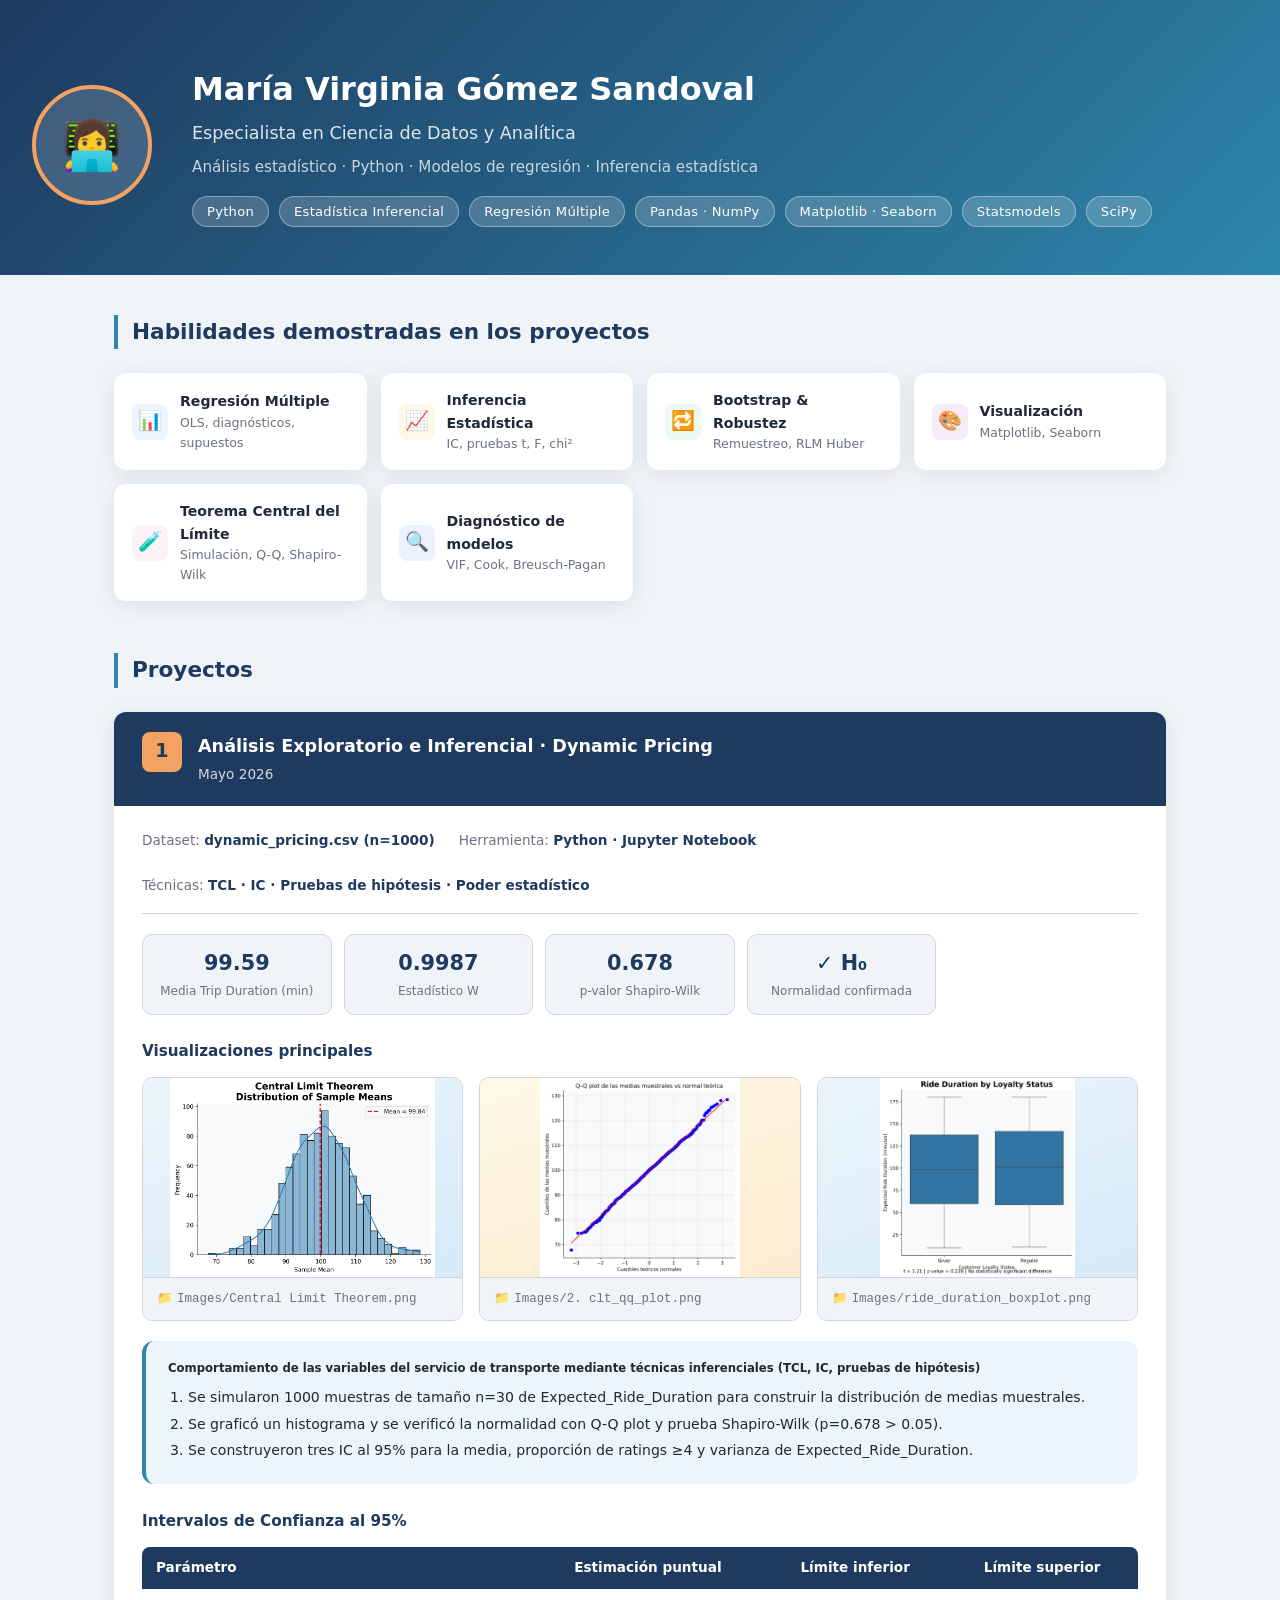
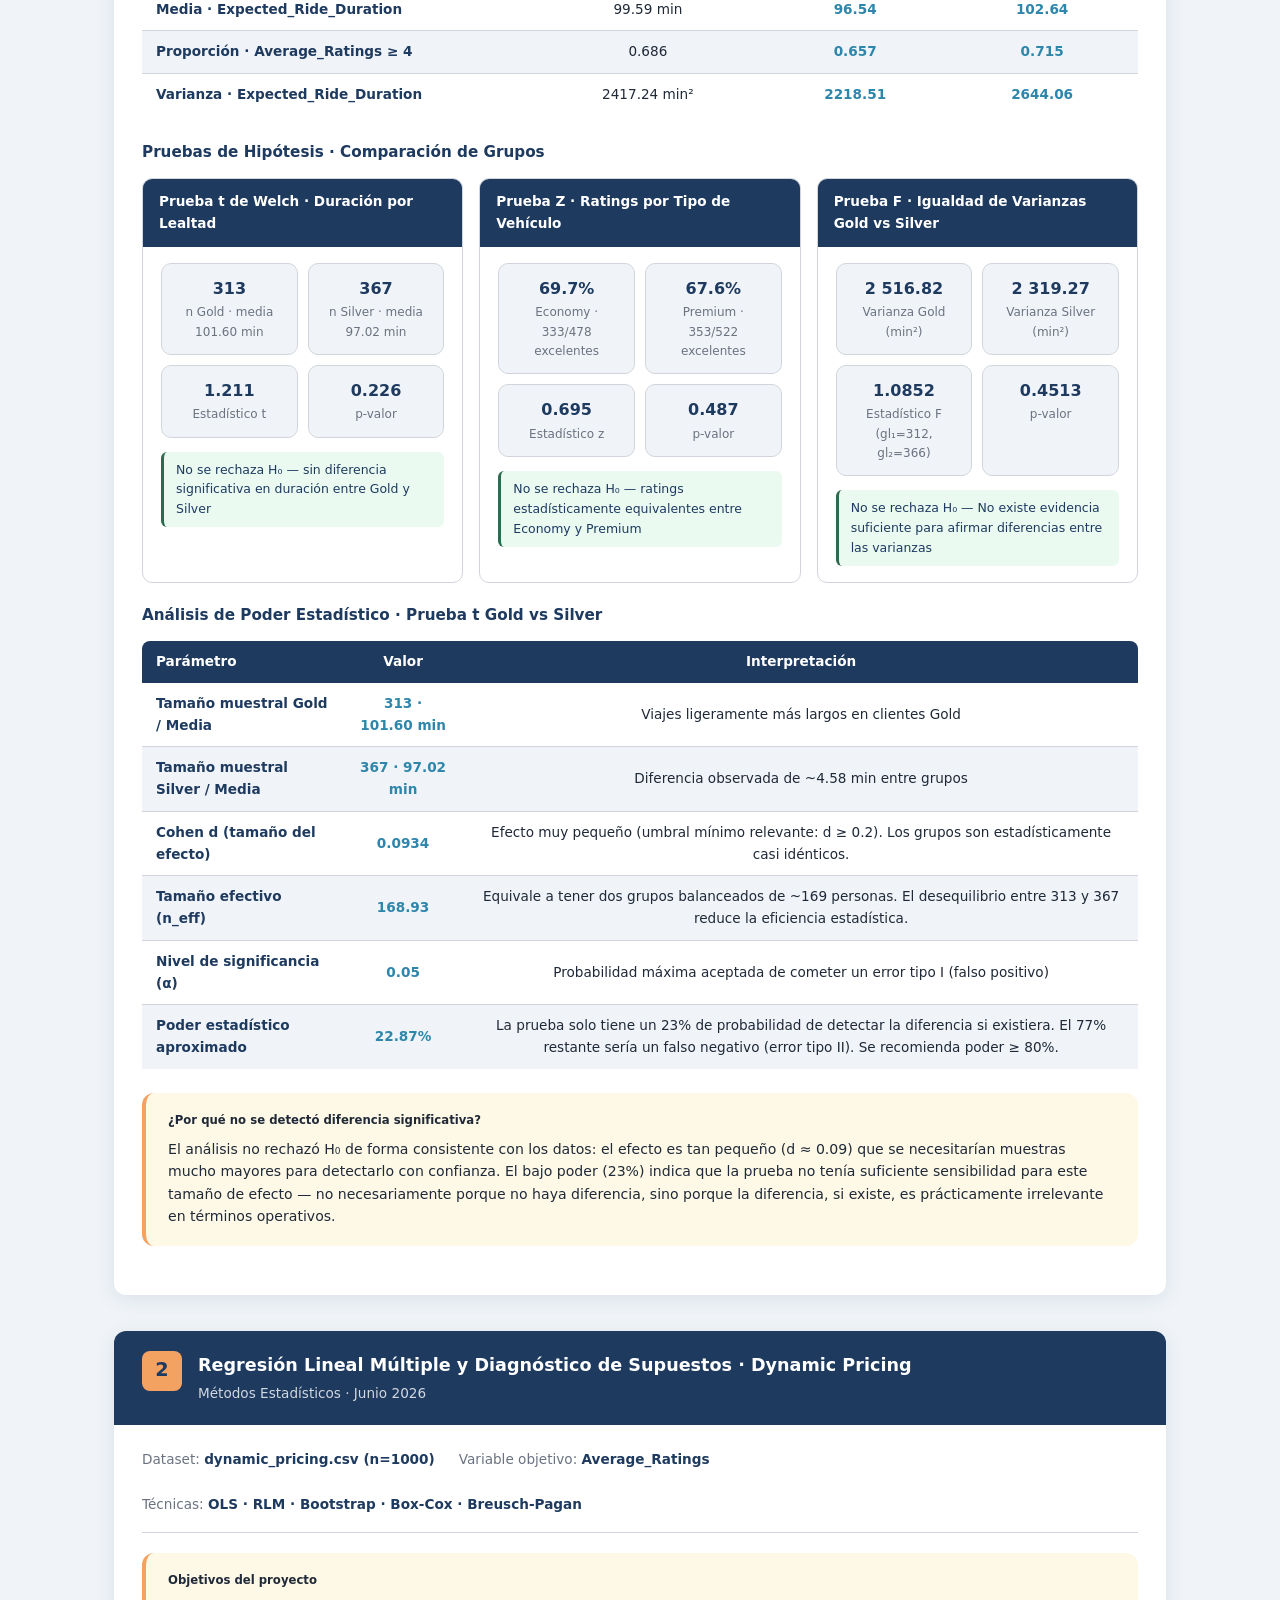
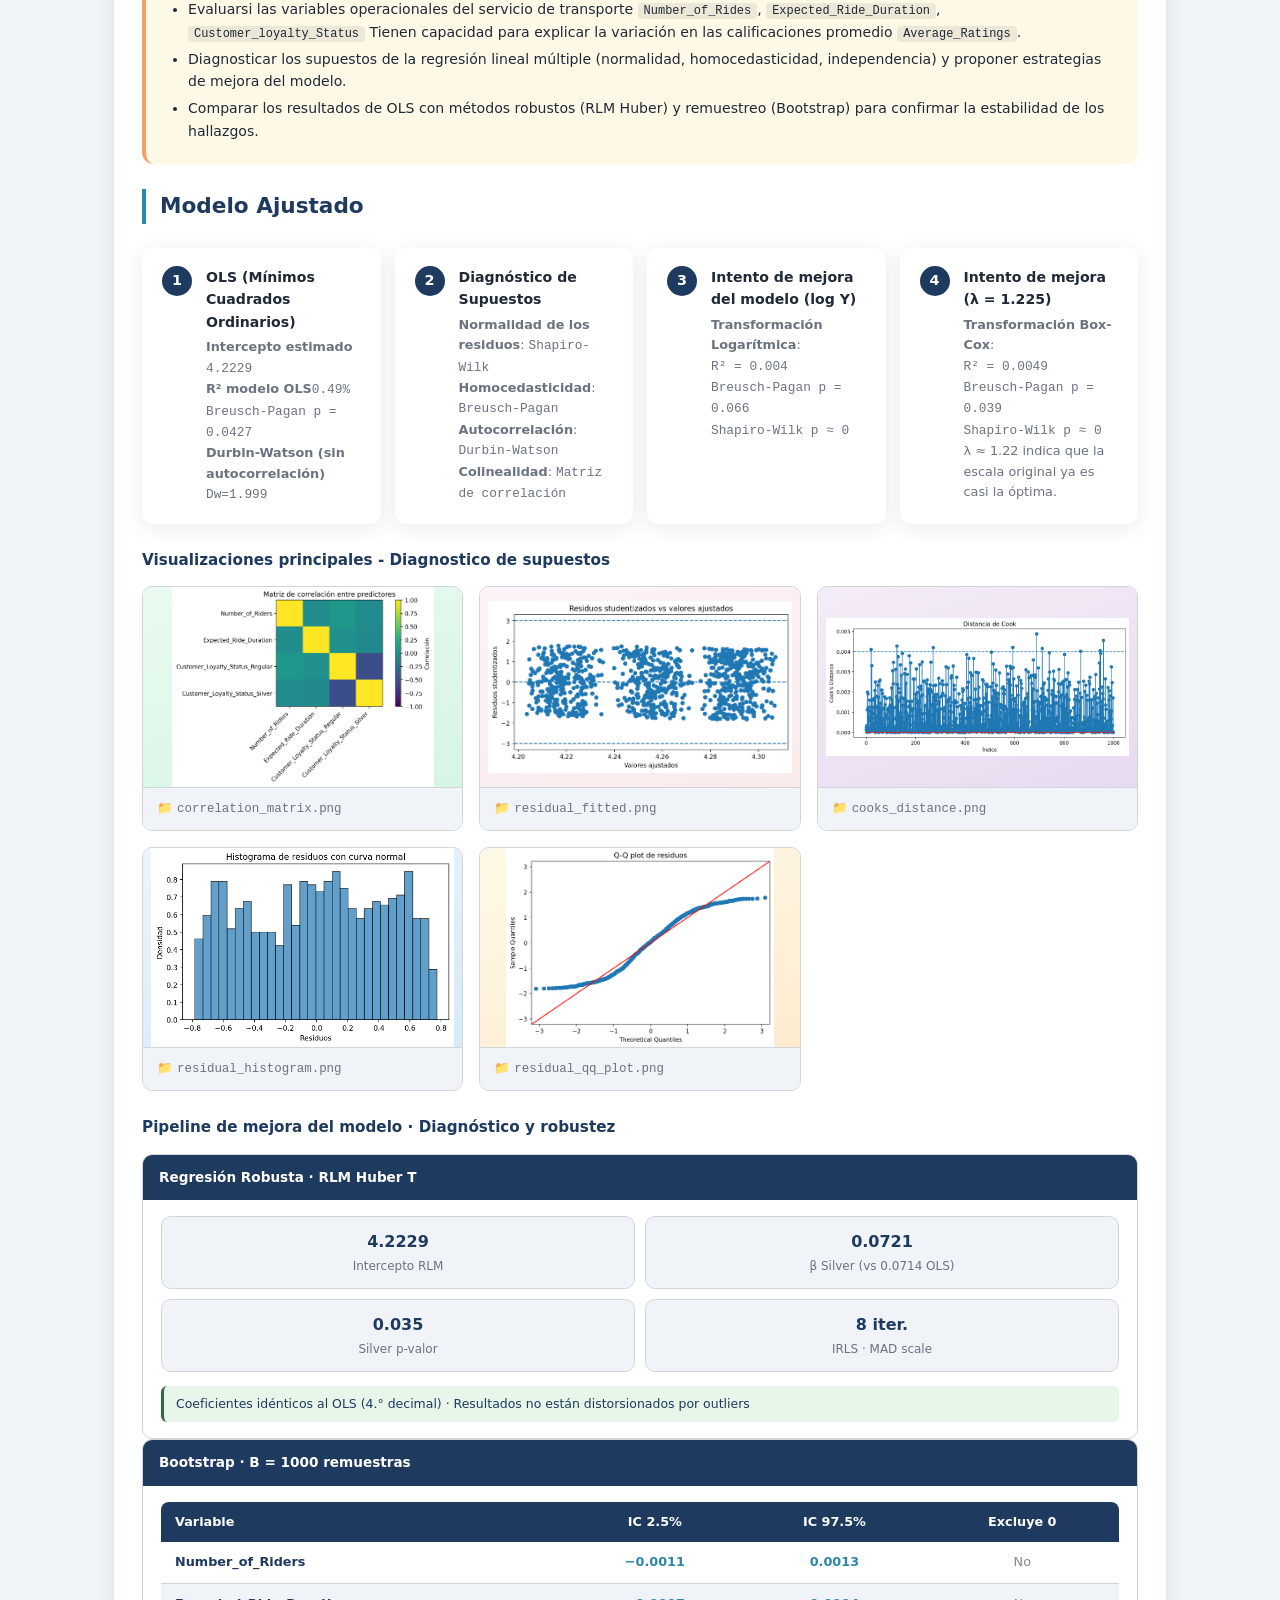
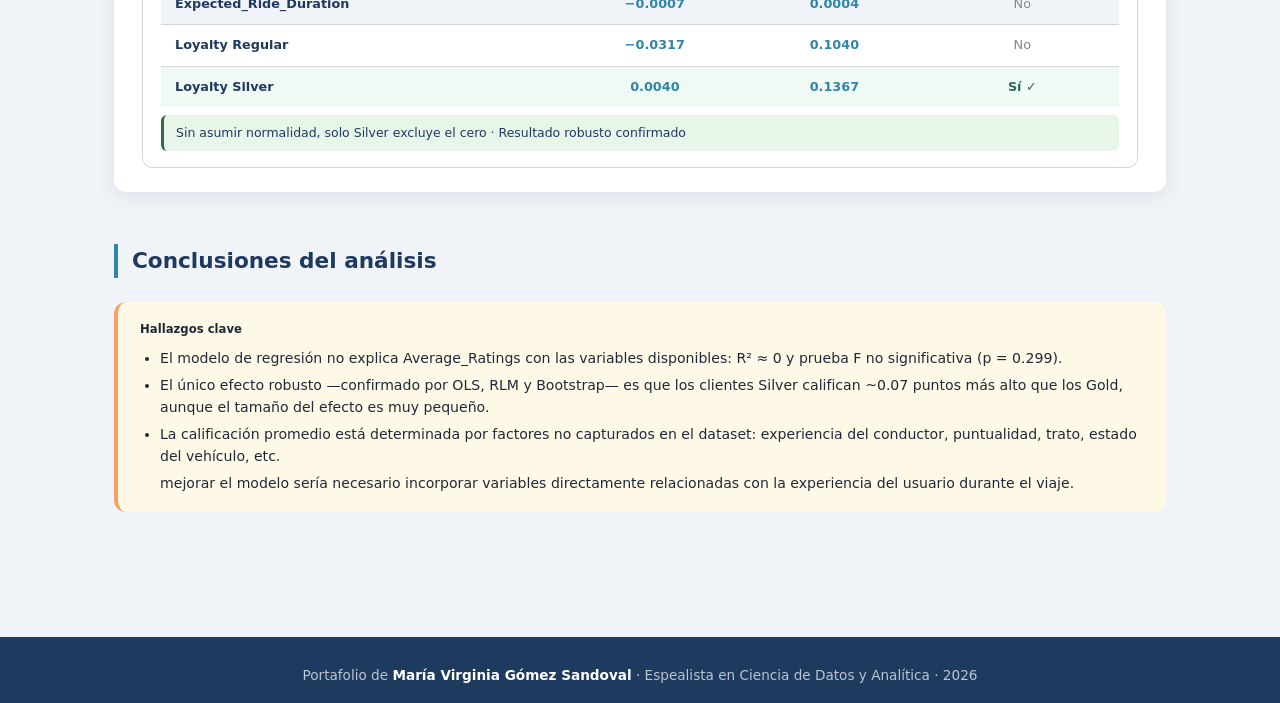
<file: index.html>
<!DOCTYPE html>
<html lang="es">
<head>
  <meta charset="UTF-8" />
  <meta name="viewport" content="width=device-width, initial-scale=1.0" />
  <title>Portafolio – María Virginia Gómez Sandoval</title>
  <link rel="stylesheet" href="styles.css" />
</head>
<body>

<!-- ══════════════════════════════════════════════════════════
     HERO
══════════════════════════════════════════════════════════ -->
<div class="hero">
  <div class="avatar">👩‍💻</div>
  <div class="hero-text">
    <h1>María Virginia Gómez Sandoval</h1>
    <h2>Especialista en Ciencia de Datos y Analítica</h2>
    <p>Análisis estadístico · Python · Modelos de regresión · Inferencia estadística</p>
    <div class="badges">
      <span class="badge">Python</span>
      <span class="badge">Estadística Inferencial</span>
      <span class="badge">Regresión Múltiple</span>
      <span class="badge">Pandas · NumPy</span>
      <span class="badge">Matplotlib · Seaborn</span>
      <span class="badge">Statsmodels</span>
      <span class="badge">SciPy</span>
    </div>
  </div>
</div>

<!-- ══════════════════════════════════════════════════════════
     CONTENIDO PRINCIPAL
══════════════════════════════════════════════════════════ -->
<div class="container">

  <!-- ─── HABILIDADES ─────────────────────────────────────── -->
  <section>
    <h2 class="section-title">Habilidades demostradas en los proyectos</h2>
    <div class="skills-grid">
      <div class="skill-card">
        <div class="skill-icon skill-icon--blue">📊</div>
        <div>
          <h4>Regresión Múltiple</h4>
          <p>OLS, diagnósticos, supuestos</p>
        </div>
      </div>
      <div class="skill-card">
        <div class="skill-icon skill-icon--yellow">📈</div>
        <div>
          <h4>Inferencia Estadística</h4>
          <p>IC, pruebas t, F, chi²</p>
        </div>
      </div>
      <div class="skill-card">
        <div class="skill-icon skill-icon--green">🔁</div>
        <div>
          <h4>Bootstrap & Robustez</h4>
          <p>Remuestreo, RLM Huber</p>
        </div>
      </div>
      <div class="skill-card">
        <div class="skill-icon skill-icon--purple">🎨</div>
        <div>
          <h4>Visualización</h4>
          <p>Matplotlib, Seaborn</p>
        </div>
      </div>
      <div class="skill-card">
        <div class="skill-icon skill-icon--pink">🧪</div>
        <div>
          <h4>Teorema Central del Límite</h4>
          <p>Simulación, Q-Q, Shapiro-Wilk</p>
        </div>
      </div>
      <div class="skill-card">
        <div class="skill-icon skill-icon--sky">🔍</div>
        <div>
          <h4>Diagnóstico de modelos</h4>
          <p>VIF, Cook, Breusch-Pagan</p>
        </div>
      </div>
    </div>
  </section>

  <!-- ─── PROYECTO 1 ──────────────────────────────────────── -->
  <section>
    <h2 class="section-title">Proyectos</h2>

    <div class="project-card">
      <div class="project-header">
        <div class="proj-number">1</div>
        <div>
          <h3>Análisis Exploratorio e Inferencial · Dynamic Pricing</h3>
          <p>Mayo 2026</p>
        </div>
      </div>

      <div class="project-body">

        <div class="project-meta">
          <div class="meta-item"><span>Dataset: </span><strong>dynamic_pricing.csv (n=1000)</strong></div>
          <div class="meta-item"><span>Herramienta: </span><strong>Python · Jupyter Notebook</strong></div>
          <div class="meta-item"><span>Técnicas: </span><strong>TCL · IC · Pruebas de hipótesis · Poder estadístico</strong></div>
        </div>

        <!-- Resultados numéricos clave -->
        <div class="results-grid">
          <div class="result-chip">
            <div class="value">99.59</div>
            <div class="label">Media Trip Duration (min)</div>
          </div>
          <div class="result-chip">
            <div class="value">0.9987</div>
            <div class="label">Estadístico W</div>
          </div>
          <div class="result-chip">
            <div class="value">0.678</div>
            <div class="label">p-valor Shapiro-Wilk</div>
          </div>
          <div class="result-chip">
            <div class="value">✓ H₀</div>
            <div class="label">Normalidad confirmada</div>
          </div>
        </div>

        <!-- Visualizaciones TCL -->
        <div class="viz-section">
          <h4>Visualizaciones principales</h4>
          <div class="viz-grid">

            <!-- Histograma -->
            <div class="viz-card">
              <div class="viz-placeholder viz-histogram">
                <img src="Images/Central Limit Theorem.png" alt="TCL · Distribución de medias muestrales" />
              </div>
              <div class="viz-card-footer">📁 <code>Images/Central Limit Theorem.png</code></div>
            </div>

            <div class="viz-card">
              <div class="viz-placeholder viz-qqplot">
                <img src="Images/qq_plot.png" alt="Q-Q Plot · Medias muestrales vs Normal teórica" />
              </div>
              <div class="viz-card-footer">📁 <code>Images/2. clt_qq_plot.png</code></div>
            </div>

            <!-- Boxplot -->
            <div class="viz-card">
              <div class="viz-placeholder viz-boxplot">
                <img src="Images/ride_duration_boxplot.png" alt="Boxplot · Expected Ride Duration por grupo" />
              </div>
              <div class="viz-card-footer">📁 <code>Images/ride_duration_boxplot.png</code></div>
            </div>

          </div>
        </div>

        <div class="info-box blue">
          <h5>Comportamiento de las variables del servicio de transporte mediante técnicas inferenciales (TCL, IC, pruebas de hipótesis)</h5>
          <ol>
            <li>Se simularon 1000 muestras de tamaño n=30 de Expected_Ride_Duration para construir la distribución de medias muestrales.</li>
            <li>Se graficó un histograma y se verificó la normalidad con Q-Q plot y prueba Shapiro-Wilk (p=0.678 &gt; 0.05).</li>
            <li>Se construyeron tres IC al 95% para la media, proporción de ratings ≥4 y varianza de Expected_Ride_Duration.</li>
          </ol>
        </div>

        <!-- Intervalos de Confianza -->
        <div class="viz-section">
          <h4>Intervalos de Confianza al 95%</h4>
          <table class="stats-table">
            <thead>
              <tr>
                <th>Parámetro</th>
                <th>Estimación puntual</th>
                <th>Límite inferior</th>
                <th>Límite superior</th>
              </tr>
            </thead>
            <tbody>
              <tr>
                <td>Media · Expected_Ride_Duration</td>
                <td>99.59 min</td>
                <td class="td-value">96.54</td>
                <td class="td-value">102.64</td>
              </tr>
              <tr>
                <td>Proporción · Average_Ratings ≥ 4</td>
                <td>0.686</td>
                <td class="td-value">0.657</td>
                <td class="td-value">0.715</td>
              </tr>
              <tr>
                <td>Varianza · Expected_Ride_Duration</td>
                <td>2417.24 min²</td>
                <td class="td-value">2218.51</td>
                <td class="td-value">2644.06</td>
              </tr>
            </tbody>
          </table>

          <!-- Pruebas de Hipótesis -->
          <h4 class="subsection-title">Pruebas de Hipótesis · Comparación de Grupos</h4>
          <div class="viz-grid viz-grid--wide">

            <div class="viz-card">
              <div class="test-card-header">Prueba t de Welch · Duración por Lealtad</div>
              <div class="test-card-body">
                <div class="test-chips-grid">
                  <div class="result-chip result-chip--sm">
                    <div class="value">313</div>
                    <div class="label">n Gold · media 101.60 min</div>
                  </div>
                  <div class="result-chip result-chip--sm">
                    <div class="value">367</div>
                    <div class="label">n Silver · media 97.02 min</div>
                  </div>
                  <div class="result-chip result-chip--sm">
                    <div class="value">1.211</div>
                    <div class="label">Estadístico t</div>
                  </div>
                  <div class="result-chip result-chip--sm">
                    <div class="value">0.226</div>
                    <div class="label">p-valor</div>
                  </div>
                </div>
                <div class="conclusion-box">
                  No se rechaza H₀ — sin diferencia significativa en duración entre Gold y Silver
                </div>
              </div>
            </div>

            <div class="viz-card">
              <div class="test-card-header">Prueba Z · Ratings por Tipo de Vehículo</div>
              <div class="test-card-body">
                <div class="test-chips-grid">
                  <div class="result-chip result-chip--sm">
                    <div class="value">69.7%</div>
                    <div class="label">Economy · 333/478 excelentes</div>
                  </div>
                  <div class="result-chip result-chip--sm">
                    <div class="value">67.6%</div>
                    <div class="label">Premium · 353/522 excelentes</div>
                  </div>
                  <div class="result-chip result-chip--sm">
                    <div class="value">0.695</div>
                    <div class="label">Estadístico z</div>
                  </div>
                  <div class="result-chip result-chip--sm">
                    <div class="value">0.487</div>
                    <div class="label">p-valor</div>
                  </div>
                </div>
                <div class="conclusion-box">
                  No se rechaza H₀ — ratings estadísticamente equivalentes entre Economy y Premium
                </div>
              </div>
            </div>

            <div class="viz-card">
              <div class="test-card-header">Prueba F · Igualdad de Varianzas Gold vs Silver</div>
              <div class="test-card-body">
                <div class="test-chips-grid">
                  <div class="result-chip result-chip--sm">
                    <div class="value">2 516.82</div>
                    <div class="label">Varianza Gold (min²)</div>
                  </div>
                  <div class="result-chip result-chip--sm">
                    <div class="value">2 319.27</div>
                    <div class="label">Varianza Silver (min²)</div>
                  </div>
                  <div class="result-chip result-chip--sm">
                    <div class="value">1.0852</div>
                    <div class="label">Estadístico F (gl₁=312, gl₂=366)</div>
                  </div>
                  <div class="result-chip result-chip--sm">
                    <div class="value">0.4513</div>
                    <div class="label">p-valor</div>
                  </div>
                </div>
                <div class="conclusion-box">
                  No se rechaza H₀ — No existe evidencia suficiente para afirmar diferencias entre las varianzas
                </div>
              </div>
            </div>

          </div>

          <!-- Análisis de poder estadístico -->
          <h4 class="subsection-title">Análisis de Poder Estadístico · Prueba t Gold vs Silver</h4>
          <table class="stats-table">
            <thead>
              <tr>
                <th>Parámetro</th>
                <th>Valor</th>
                <th>Interpretación</th>
              </tr>
            </thead>
            <tbody>
              <tr>
                <td>Tamaño muestral Gold / Media</td>
                <td class="td-value">313 · 101.60 min</td>
                <td>Viajes ligeramente más largos en clientes Gold</td>
              </tr>
              <tr>
                <td>Tamaño muestral Silver / Media</td>
                <td class="td-value">367 · 97.02 min</td>
                <td>Diferencia observada de ~4.58 min entre grupos</td>
              </tr>
              <tr>
                <td>Cohen d (tamaño del efecto)</td>
                <td class="td-value">0.0934</td>
                <td>Efecto muy pequeño (umbral mínimo relevante: d ≥ 0.2). Los grupos son estadísticamente casi idénticos.</td>
              </tr>
              <tr>
                <td>Tamaño efectivo (n_eff)</td>
                <td class="td-value">168.93</td>
                <td>Equivale a tener dos grupos balanceados de ~169 personas. El desequilibrio entre 313 y 367 reduce la eficiencia estadística.</td>
              </tr>
              <tr>
                <td>Nivel de significancia (α)</td>
                <td class="td-value">0.05</td>
                <td>Probabilidad máxima aceptada de cometer un error tipo I (falso positivo)</td>
              </tr>
              <tr>
                <td>Poder estadístico aproximado</td>
                <td class="td-value">22.87%</td>
                <td>La prueba solo tiene un 23% de probabilidad de detectar la diferencia si existiera. El 77% restante sería un falso negativo (error tipo II). Se recomienda poder ≥ 80%.</td>
              </tr>
            </tbody>
          </table>
          <div class="info-box amber">
            <h5>¿Por qué no se detectó diferencia significativa?</h5>
            <p>El análisis no rechazó H₀ de forma consistente con los datos: el efecto es tan pequeño (d ≈ 0.09) que se necesitarían muestras mucho mayores para detectarlo con confianza. El bajo poder (23%) indica que la prueba no tenía suficiente sensibilidad para este tamaño de efecto — no necesariamente porque no haya diferencia, sino porque la diferencia, si existe, es prácticamente irrelevante en términos operativos.</p>
          </div>

        </div>

      </div>
    </div>

    <!-- ─── PROYECTO 2 ────────────────────────────────────── -->
    <div class="project-card">
      <div class="project-header">
        <div class="proj-number">2</div>
        <div>
          <h3>Regresión Lineal Múltiple y Diagnóstico de Supuestos · Dynamic Pricing</h3>
          <p>Métodos Estadísticos · Junio 2026</p>
        </div>
      </div>

      <div class="project-body">

        <div class="project-meta">
          <div class="meta-item"><span>Dataset: </span><strong>dynamic_pricing.csv (n=1000)</strong></div>
          <div class="meta-item"><span>Variable objetivo: </span><strong>Average_Ratings</strong></div>
          <div class="meta-item"><span>Técnicas: </span><strong>OLS · RLM · Bootstrap · Box-Cox · Breusch-Pagan</strong></div>
        </div>

      <!-- Objetivos -->       
      <div class="info-box amber">
        <h5>Objetivos del proyecto</h5>
        <ul>
        <li>Evaluarsi las variables operacionales del servicio de transporte <code>Number_of_Rides</code>, <code>Expected_Ride_Duration</code>, <code>Customer_loyalty_Status</code> Tienen capacidad para explicar la variación en las calificaciones promedio <code>Average_Ratings</code>.</li>
        <li>Diagnosticar los supuestos de la regresión lineal múltiple (normalidad, homocedasticidad, independencia) y proponer estrategias de mejora del modelo.</li>
        <li>Comparar los resultados de OLS con métodos robustos (RLM Huber) y remuestreo (Bootstrap) para confirmar la estabilidad de los hallazgos.</li>
        </ul>
      </div>
        
       <!-- ─── GUÍA DE EXPORTACIÓN ─────────────────────────────── -->
  <section>
    <h2 class="section-title">Modelo Ajustado</h2>
    <div class="export-steps">

      <div class="step">
        <div class="step-num">1</div>
        <div>
          <h5>OLS (Mínimos Cuadrados Ordinarios)</h5>
          <p><strong>Intercepto estimado</strong> <code>4.2229</code><br> <strong>R² modelo OLS</strong><code>0.49%</code> <br><code>Breusch-Pagan p = 0.0427</code> <br><strong>Durbin-Watson (sin autocorrelación)</strong><br> <code>Dw=1.999</code> </p>
        </div>
      </div>

      <div class="step">
        <div class="step-num">2</div>
        <div>
          <h5>Diagnóstico de Supuestos</h5>
          <p><strong>Normalidad de los residuos</strong>: <code>Shapiro-Wilk</code>  <br>
            <strong>Homocedasticidad</strong>: <code>Breusch-Pagan</code> <br> <strong>Autocorrelación</strong>: <code>Durbin-Watson</code> <br> <strong>Colinealidad</strong>: <code>Matriz de correlación</code></p>
        </div>
      </div>

      <div class="step">
        <div class="step-num">3</div>
        <div>
          <h5>Intento de mejora del modelo (log Y)</h5>
          <p><strong>Transformación Logarítmica</strong>: <br><code>R² = 0.004</code><br>
           <code>Breusch-Pagan p = 0.066</code><br><code>Shapiro-Wilk p ≈ 0</code> <br> </p>
        </div>
      </div>

      <div class="step">
        <div class="step-num">4</div>
        <div>
          <h5>Intento de mejora (λ = 1.225)</h5>
          <p><strong>Transformación Box-Cox</strong>: <br> <code>R² = 0.0049</code><br>
          <code> Breusch-Pagan p = 0.039</code><br><code>Shapiro-Wilk p ≈ 0</code> <br> λ ≈ 1.22 indica que la escala original ya es casi la óptima.</p>
        </div>
      </div>

    </div>

  </section>

        <!-- Visualizaciones mockup -->
        <div class="viz-section">
          <h4>Visualizaciones principales - Diagnostico de supuestos</h4>
          <div class="viz-grid">

            <!-- Heatmap correlación -->
            <div class="viz-card">
              <div class="viz-placeholder viz-heatmap">
                <img src="Images/correlation_matrix.png" alt="Matriz de Correlación" class="viz-label">
              </div>
              <div class="viz-card-footer">
                📁 <code>correlation_matrix.png</code>
              </div>
            </div>

            <!-- Residuos vs ajustados -->
            <div class="viz-card">
              <div class="viz-placeholder viz-scatter">
                <img src="Images/residual_fitted.png" alt="Residuos vs Valores Ajustados" class="viz-label">
              </div>
              <div class="viz-card-footer">
                📁 <code>residual_fitted.png</code>
              </div>
            </div>

            <!-- Cook's distance -->
            <div class="viz-card">
              <div class="viz-placeholder viz-cook">
                <img src="Images/cooks_distance.png" alt="Distancia de Cook · Observaciones influyentes" class="viz-label">
              </div>
              <div class="viz-card-footer">
                📁 <code>cooks_distance.png</code>
              </div>
            </div>

            <!-- Histograma de residuos -->
            <div class="viz-card">
              <div class="viz-placeholder viz-histogram">
                <img src="Images/residual_histogram.png" alt="Histograma de Residuos" class="viz-label">
              </div>
              <div class="viz-card-footer">
                📁 <code>residual_histogram.png</code>
              </div>
            </div>

            <!-- Q-Q plot de residuos -->
            <div class="viz-card">
              <div class="viz-placeholder viz-qqplot">
                <img src="Images/residual_qq_plot.png" alt="Q-Q Plot de Residuos" class="viz-label">
              </div>
              <div class="viz-card-footer">
                📁 <code>residual_qq_plot.png</code>
              </div>
            </div>

          </div>
        </div>

        <!-- Pipeline de modelos -->
        <div class="viz-section">
          <h4>Pipeline de mejora del modelo · Diagnóstico y robustez</h4>

          


            <!-- RLM Huber -->
            <div class="viz-card">
              <div class="test-card-header">Regresión Robusta · RLM Huber T</div>
              <div class="test-card-body">
                <div class="test-chips-grid">
                  <div class="result-chip result-chip--sm"><div class="value">4.2229</div><div class="label">Intercepto RLM</div></div>
                  <div class="result-chip result-chip--sm"><div class="value">0.0721</div><div class="label">β Silver (vs 0.0714 OLS)</div></div>
                  <div class="result-chip result-chip--sm"><div class="value">0.035</div><div class="label">Silver p-valor</div></div>
                  <div class="result-chip result-chip--sm"><div class="value">8 iter.</div><div class="label">IRLS · MAD scale</div></div>
                </div>
                <div class="conclusion-box" style="background:#e8f5e9;border-color:#2D6A4F;">
                  Coeficientes idénticos al OLS (4.° decimal) · Resultados no están distorsionados por outliers
                </div>
              </div>
            </div>

            <!-- Bootstrap -->
            <div class="viz-card">
              <div class="test-card-header">Bootstrap · B = 1000 remuestras</div>
              <div class="test-card-body">
                <table class="stats-table" style="font-size:0.8rem;margin:0;">
                  <thead>
                    <tr><th>Variable</th><th>IC 2.5%</th><th>IC 97.5%</th><th>Excluye 0</th></tr>
                  </thead>
                  <tbody>
                    <tr><td>Number_of_Riders</td><td class="td-value">−0.0011</td><td class="td-value">0.0013</td><td style="color:#888;">No</td></tr>
                    <tr><td>Expected_Ride_Duration</td><td class="td-value">−0.0007</td><td class="td-value">0.0004</td><td style="color:#888;">No</td></tr>
                    <tr><td>Loyalty Regular</td><td class="td-value">−0.0317</td><td class="td-value">0.1040</td><td style="color:#888;">No</td></tr>
                    <tr style="background:#f0faf4;"><td><strong>Loyalty Silver</strong></td><td class="td-value"><strong>0.0040</strong></td><td class="td-value"><strong>0.1367</strong></td><td style="color:#2D6A4F;font-weight:600;">Sí ✓</td></tr>
                  </tbody>
                </table>
                <div class="conclusion-box" style="margin-top:0.5rem;background:#e8f5e9;border-color:#2D6A4F;">
                  Sin asumir normalidad, solo Silver excluye el cero · Resultado robusto confirmado
                </div>
              </div>
            </div>

          </div>
        </div>

     
    </div>
  </section>

  <!-- ─── GUÍA DE EXPORTACIÓN ─────────────────────────────── -->
  <section>
    <h2 class="section-title">Conclusiones del análisis</h2>
    


    <div class="info-box amber">
      <h5>Hallazgos clave</h5>
      <ul>
        <li>El modelo de regresión no explica Average_Ratings con las variables disponibles: R² ≈ 0 y prueba F no significativa (p = 0.299).</li>
        <li>El único efecto robusto —confirmado por OLS, RLM y Bootstrap— es que los clientes Silver califican ~0.07 puntos más alto que los Gold, aunque el tamaño del efecto es muy pequeño.</li>
        <li>La calificación promedio está determinada por factores no capturados en el dataset: experiencia del conductor, puntualidad, trato, estado del vehículo, etc. </li> mejorar el modelo sería necesario incorporar variables directamente relacionadas con la experiencia del usuario durante el viaje.</li>
      </ul>
    </div>

    <!-- Opciones de acceso rápido 
        <div class="info-box amber">
      <h5>opciones de acceso rápido</h5>
      <ul>
        <li><strong>GitHub:</strong> Repositorio público con los <code>.ipynb</code> renderizados, un README con capturas y enlace al portafolio.</li>
        <li><strong>Google Colab:</strong> Comparte los notebooks con "Cualquier persona con el enlace puede ver" → el reclutador no necesita instalar nada.</li>
        <li><strong>Este HTML:</strong> Un solo archivo auto-contenido con imágenes embebidas (base64) que funciona sin servidor ni conexión.</li>
      </ul>
    </div>
  
  </section>
   -->

</div><!-- /container -->

<footer>
  Portafolio de <strong>María Virginia Gómez Sandoval</strong> ·
  Espealista en Ciencia de Datos y Analítica · 2026
</footer>

</body>
</html>
</file>
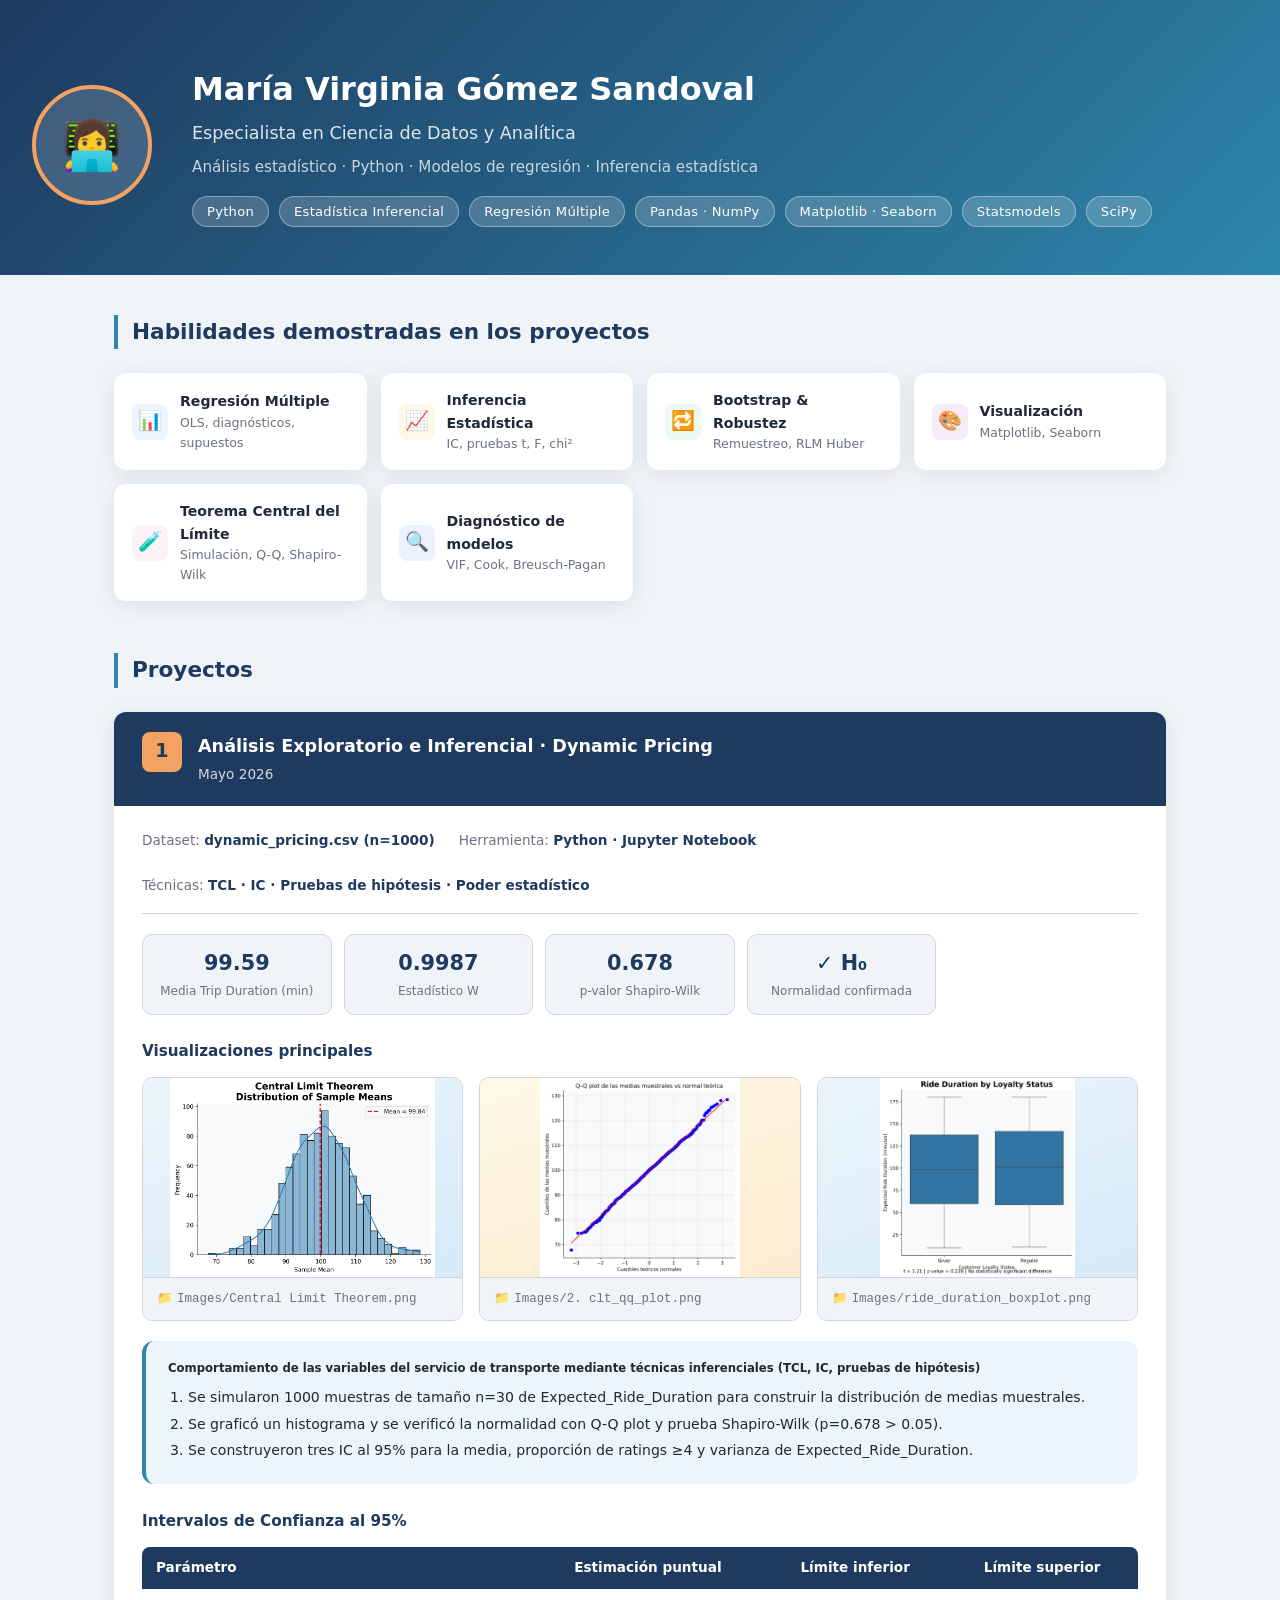
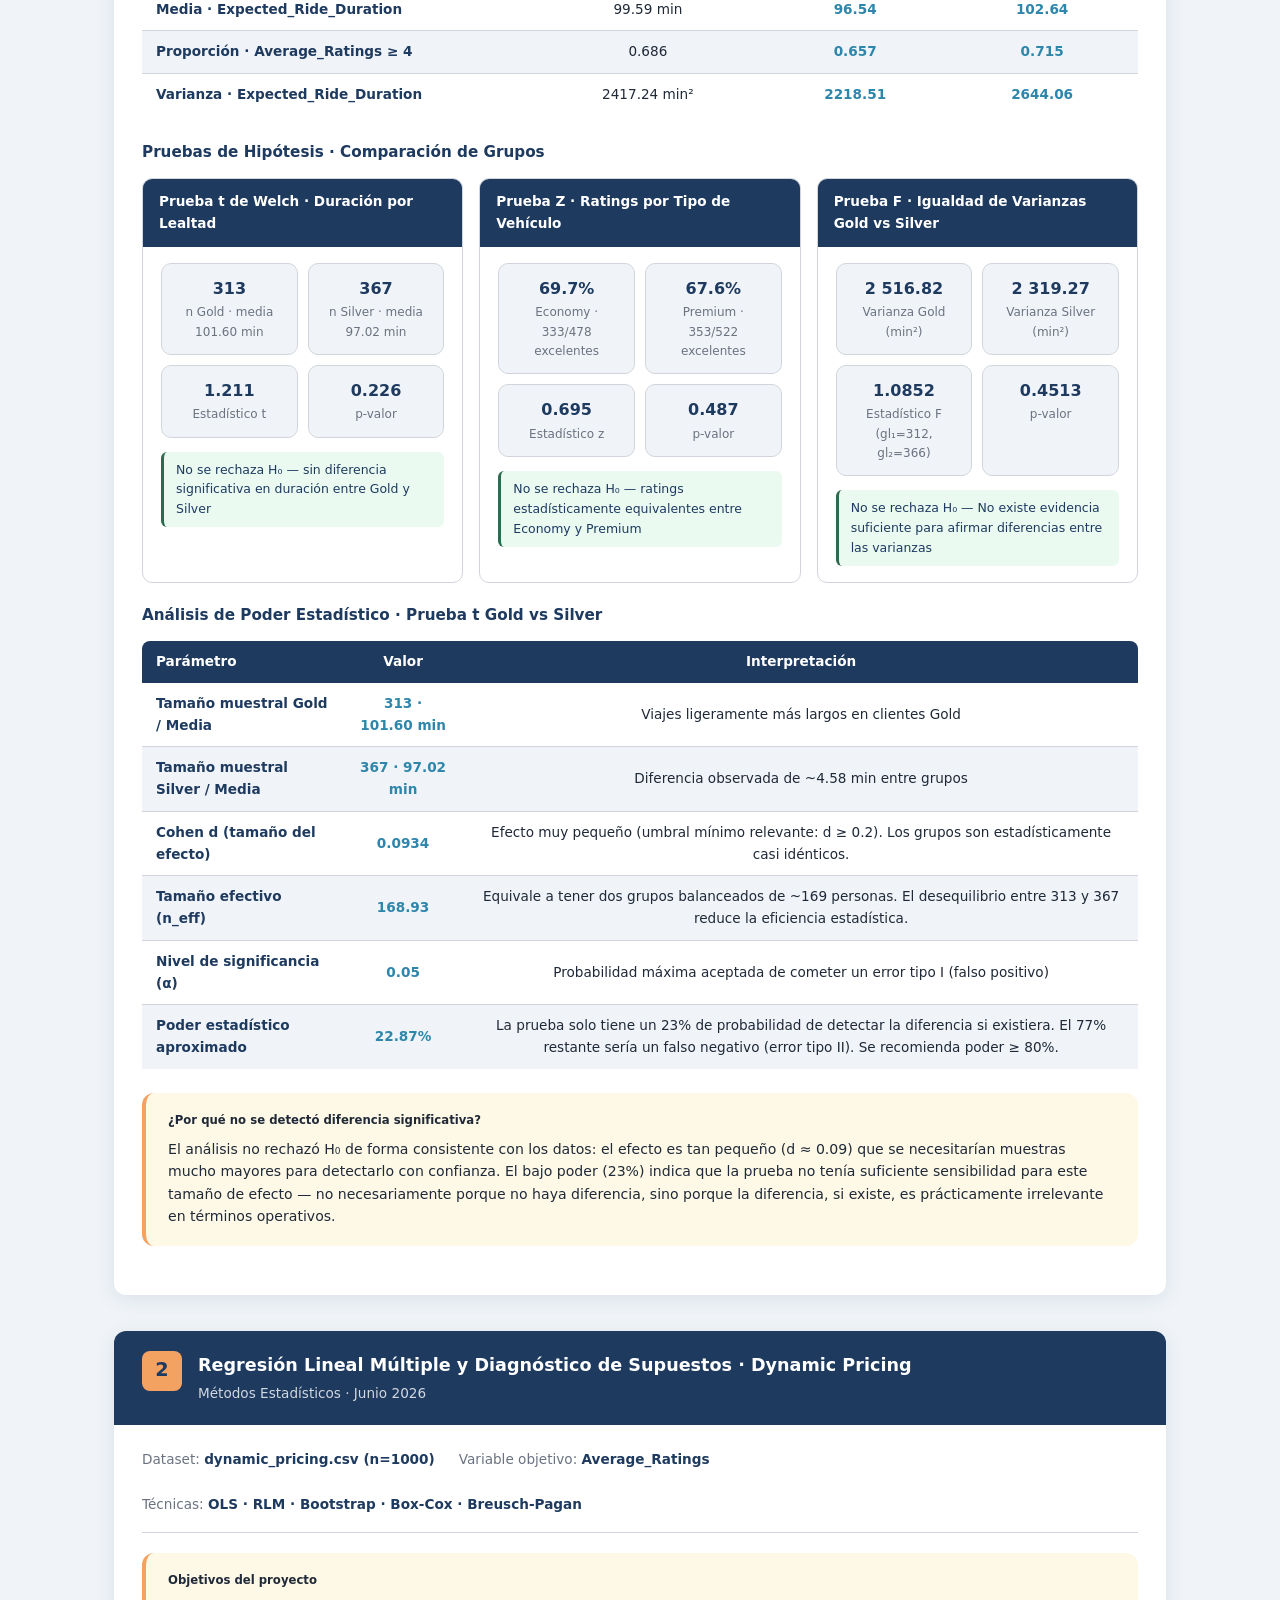
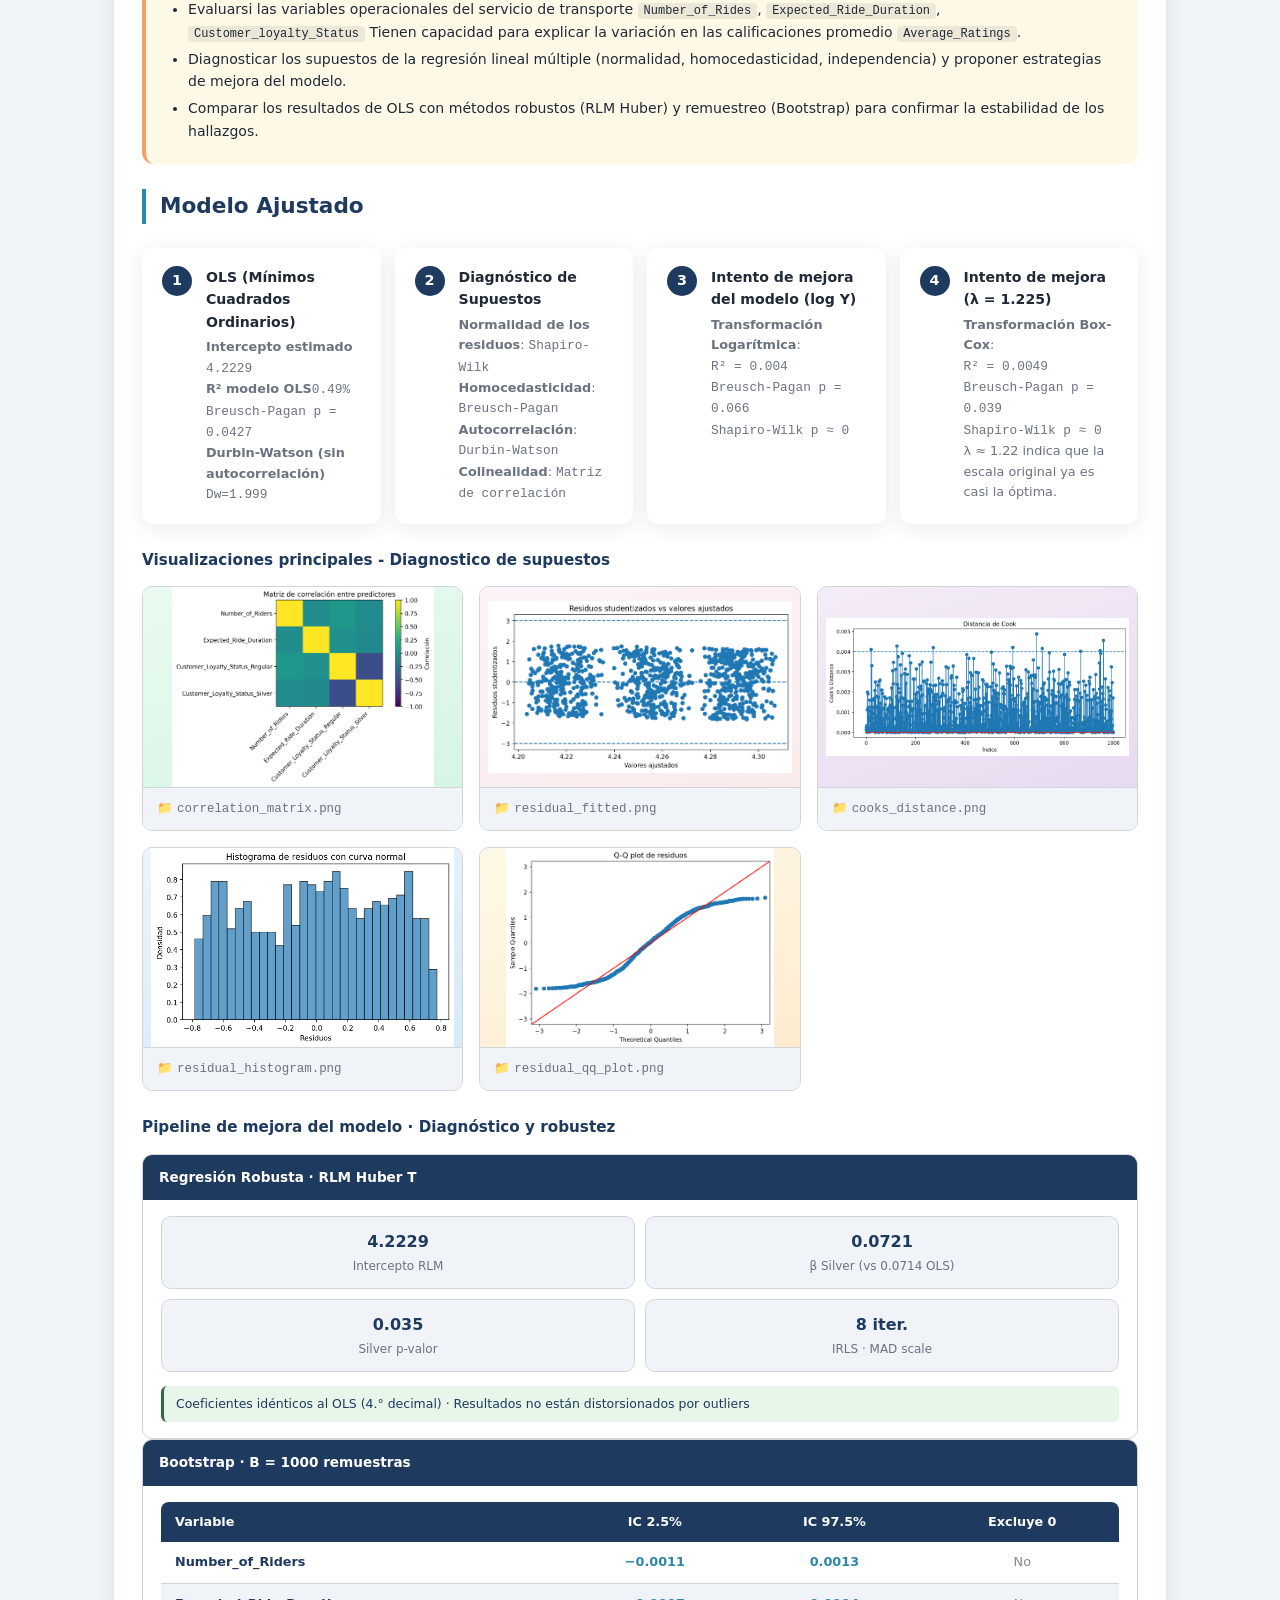
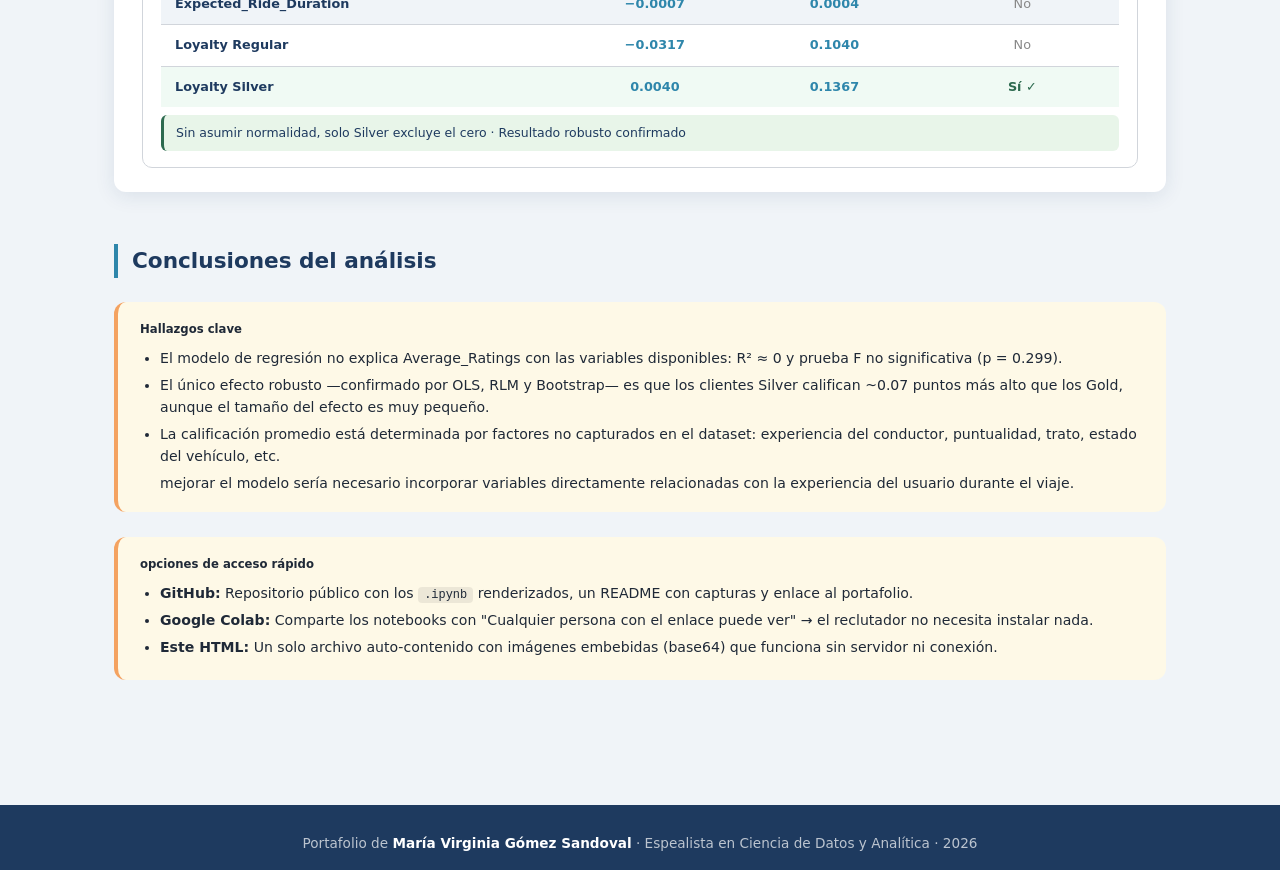
<file: portfolio.html>
<!DOCTYPE html>
<html lang="es">
<head>
  <meta charset="UTF-8" />
  <meta name="viewport" content="width=device-width, initial-scale=1.0" />
  <title>Portafolio – María Virginia Gómez Sandoval</title>
  <link rel="stylesheet" href="styles.css" />
</head>
<body>

<!-- ══════════════════════════════════════════════════════════
     HERO
══════════════════════════════════════════════════════════ -->
<div class="hero">
  <div class="avatar">👩‍💻</div>
  <div class="hero-text">
    <h1>María Virginia Gómez Sandoval</h1>
    <h2>Especialista en Ciencia de Datos y Analítica</h2>
    <p>Análisis estadístico · Python · Modelos de regresión · Inferencia estadística</p>
    <div class="badges">
      <span class="badge">Python</span>
      <span class="badge">Estadística Inferencial</span>
      <span class="badge">Regresión Múltiple</span>
      <span class="badge">Pandas · NumPy</span>
      <span class="badge">Matplotlib · Seaborn</span>
      <span class="badge">Statsmodels</span>
      <span class="badge">SciPy</span>
    </div>
  </div>
</div>

<!-- ══════════════════════════════════════════════════════════
     CONTENIDO PRINCIPAL
══════════════════════════════════════════════════════════ -->
<div class="container">

  <!-- ─── HABILIDADES ─────────────────────────────────────── -->
  <section>
    <h2 class="section-title">Habilidades demostradas en los proyectos</h2>
    <div class="skills-grid">
      <div class="skill-card">
        <div class="skill-icon skill-icon--blue">📊</div>
        <div>
          <h4>Regresión Múltiple</h4>
          <p>OLS, diagnósticos, supuestos</p>
        </div>
      </div>
      <div class="skill-card">
        <div class="skill-icon skill-icon--yellow">📈</div>
        <div>
          <h4>Inferencia Estadística</h4>
          <p>IC, pruebas t, F, chi²</p>
        </div>
      </div>
      <div class="skill-card">
        <div class="skill-icon skill-icon--green">🔁</div>
        <div>
          <h4>Bootstrap & Robustez</h4>
          <p>Remuestreo, RLM Huber</p>
        </div>
      </div>
      <div class="skill-card">
        <div class="skill-icon skill-icon--purple">🎨</div>
        <div>
          <h4>Visualización</h4>
          <p>Matplotlib, Seaborn</p>
        </div>
      </div>
      <div class="skill-card">
        <div class="skill-icon skill-icon--pink">🧪</div>
        <div>
          <h4>Teorema Central del Límite</h4>
          <p>Simulación, Q-Q, Shapiro-Wilk</p>
        </div>
      </div>
      <div class="skill-card">
        <div class="skill-icon skill-icon--sky">🔍</div>
        <div>
          <h4>Diagnóstico de modelos</h4>
          <p>VIF, Cook, Breusch-Pagan</p>
        </div>
      </div>
    </div>
  </section>

  <!-- ─── PROYECTO 1 ──────────────────────────────────────── -->
  <section>
    <h2 class="section-title">Proyectos</h2>

    <div class="project-card">
      <div class="project-header">
        <div class="proj-number">1</div>
        <div>
          <h3>Análisis Exploratorio e Inferencial · Dynamic Pricing</h3>
          <p>Mayo 2026</p>
        </div>
      </div>

      <div class="project-body">

        <div class="project-meta">
          <div class="meta-item"><span>Dataset: </span><strong>dynamic_pricing.csv (n=1000)</strong></div>
          <div class="meta-item"><span>Herramienta: </span><strong>Python · Jupyter Notebook</strong></div>
          <div class="meta-item"><span>Técnicas: </span><strong>TCL · IC · Pruebas de hipótesis · Poder estadístico</strong></div>
        </div>

        <!-- Resultados numéricos clave -->
        <div class="results-grid">
          <div class="result-chip">
            <div class="value">99.59</div>
            <div class="label">Media Trip Duration (min)</div>
          </div>
          <div class="result-chip">
            <div class="value">0.9987</div>
            <div class="label">Estadístico W</div>
          </div>
          <div class="result-chip">
            <div class="value">0.678</div>
            <div class="label">p-valor Shapiro-Wilk</div>
          </div>
          <div class="result-chip">
            <div class="value">✓ H₀</div>
            <div class="label">Normalidad confirmada</div>
          </div>
        </div>

        <!-- Visualizaciones TCL -->
        <div class="viz-section">
          <h4>Visualizaciones principales</h4>
          <div class="viz-grid">

            <!-- Histograma -->
            <div class="viz-card">
              <div class="viz-placeholder viz-histogram">
                <img src="Images/Central Limit Theorem.png" alt="TCL · Distribución de medias muestrales" />
              </div>
              <div class="viz-card-footer">📁 <code>Images/Central Limit Theorem.png</code></div>
            </div>

            <div class="viz-card">
              <div class="viz-placeholder viz-qqplot">
                <img src="Images/qq_plot.png" alt="Q-Q Plot · Medias muestrales vs Normal teórica" />
              </div>
              <div class="viz-card-footer">📁 <code>Images/2. clt_qq_plot.png</code></div>
            </div>

            <!-- Boxplot -->
            <div class="viz-card">
              <div class="viz-placeholder viz-boxplot">
                <img src="Images/ride_duration_boxplot.png" alt="Boxplot · Expected Ride Duration por grupo" />
              </div>
              <div class="viz-card-footer">📁 <code>Images/ride_duration_boxplot.png</code></div>
            </div>

          </div>
        </div>

        <div class="info-box blue">
          <h5>Comportamiento de las variables del servicio de transporte mediante técnicas inferenciales (TCL, IC, pruebas de hipótesis)</h5>
          <ol>
            <li>Se simularon 1000 muestras de tamaño n=30 de Expected_Ride_Duration para construir la distribución de medias muestrales.</li>
            <li>Se graficó un histograma y se verificó la normalidad con Q-Q plot y prueba Shapiro-Wilk (p=0.678 &gt; 0.05).</li>
            <li>Se construyeron tres IC al 95% para la media, proporción de ratings ≥4 y varianza de Expected_Ride_Duration.</li>
          </ol>
        </div>

        <!-- Intervalos de Confianza -->
        <div class="viz-section">
          <h4>Intervalos de Confianza al 95%</h4>
          <table class="stats-table">
            <thead>
              <tr>
                <th>Parámetro</th>
                <th>Estimación puntual</th>
                <th>Límite inferior</th>
                <th>Límite superior</th>
              </tr>
            </thead>
            <tbody>
              <tr>
                <td>Media · Expected_Ride_Duration</td>
                <td>99.59 min</td>
                <td class="td-value">96.54</td>
                <td class="td-value">102.64</td>
              </tr>
              <tr>
                <td>Proporción · Average_Ratings ≥ 4</td>
                <td>0.686</td>
                <td class="td-value">0.657</td>
                <td class="td-value">0.715</td>
              </tr>
              <tr>
                <td>Varianza · Expected_Ride_Duration</td>
                <td>2417.24 min²</td>
                <td class="td-value">2218.51</td>
                <td class="td-value">2644.06</td>
              </tr>
            </tbody>
          </table>

          <!-- Pruebas de Hipótesis -->
          <h4 class="subsection-title">Pruebas de Hipótesis · Comparación de Grupos</h4>
          <div class="viz-grid viz-grid--wide">

            <div class="viz-card">
              <div class="test-card-header">Prueba t de Welch · Duración por Lealtad</div>
              <div class="test-card-body">
                <div class="test-chips-grid">
                  <div class="result-chip result-chip--sm">
                    <div class="value">313</div>
                    <div class="label">n Gold · media 101.60 min</div>
                  </div>
                  <div class="result-chip result-chip--sm">
                    <div class="value">367</div>
                    <div class="label">n Silver · media 97.02 min</div>
                  </div>
                  <div class="result-chip result-chip--sm">
                    <div class="value">1.211</div>
                    <div class="label">Estadístico t</div>
                  </div>
                  <div class="result-chip result-chip--sm">
                    <div class="value">0.226</div>
                    <div class="label">p-valor</div>
                  </div>
                </div>
                <div class="conclusion-box">
                  No se rechaza H₀ — sin diferencia significativa en duración entre Gold y Silver
                </div>
              </div>
            </div>

            <div class="viz-card">
              <div class="test-card-header">Prueba Z · Ratings por Tipo de Vehículo</div>
              <div class="test-card-body">
                <div class="test-chips-grid">
                  <div class="result-chip result-chip--sm">
                    <div class="value">69.7%</div>
                    <div class="label">Economy · 333/478 excelentes</div>
                  </div>
                  <div class="result-chip result-chip--sm">
                    <div class="value">67.6%</div>
                    <div class="label">Premium · 353/522 excelentes</div>
                  </div>
                  <div class="result-chip result-chip--sm">
                    <div class="value">0.695</div>
                    <div class="label">Estadístico z</div>
                  </div>
                  <div class="result-chip result-chip--sm">
                    <div class="value">0.487</div>
                    <div class="label">p-valor</div>
                  </div>
                </div>
                <div class="conclusion-box">
                  No se rechaza H₀ — ratings estadísticamente equivalentes entre Economy y Premium
                </div>
              </div>
            </div>

            <div class="viz-card">
              <div class="test-card-header">Prueba F · Igualdad de Varianzas Gold vs Silver</div>
              <div class="test-card-body">
                <div class="test-chips-grid">
                  <div class="result-chip result-chip--sm">
                    <div class="value">2 516.82</div>
                    <div class="label">Varianza Gold (min²)</div>
                  </div>
                  <div class="result-chip result-chip--sm">
                    <div class="value">2 319.27</div>
                    <div class="label">Varianza Silver (min²)</div>
                  </div>
                  <div class="result-chip result-chip--sm">
                    <div class="value">1.0852</div>
                    <div class="label">Estadístico F (gl₁=312, gl₂=366)</div>
                  </div>
                  <div class="result-chip result-chip--sm">
                    <div class="value">0.4513</div>
                    <div class="label">p-valor</div>
                  </div>
                </div>
                <div class="conclusion-box">
                  No se rechaza H₀ — No existe evidencia suficiente para afirmar diferencias entre las varianzas
                </div>
              </div>
            </div>

          </div>

          <!-- Análisis de poder estadístico -->
          <h4 class="subsection-title">Análisis de Poder Estadístico · Prueba t Gold vs Silver</h4>
          <table class="stats-table">
            <thead>
              <tr>
                <th>Parámetro</th>
                <th>Valor</th>
                <th>Interpretación</th>
              </tr>
            </thead>
            <tbody>
              <tr>
                <td>Tamaño muestral Gold / Media</td>
                <td class="td-value">313 · 101.60 min</td>
                <td>Viajes ligeramente más largos en clientes Gold</td>
              </tr>
              <tr>
                <td>Tamaño muestral Silver / Media</td>
                <td class="td-value">367 · 97.02 min</td>
                <td>Diferencia observada de ~4.58 min entre grupos</td>
              </tr>
              <tr>
                <td>Cohen d (tamaño del efecto)</td>
                <td class="td-value">0.0934</td>
                <td>Efecto muy pequeño (umbral mínimo relevante: d ≥ 0.2). Los grupos son estadísticamente casi idénticos.</td>
              </tr>
              <tr>
                <td>Tamaño efectivo (n_eff)</td>
                <td class="td-value">168.93</td>
                <td>Equivale a tener dos grupos balanceados de ~169 personas. El desequilibrio entre 313 y 367 reduce la eficiencia estadística.</td>
              </tr>
              <tr>
                <td>Nivel de significancia (α)</td>
                <td class="td-value">0.05</td>
                <td>Probabilidad máxima aceptada de cometer un error tipo I (falso positivo)</td>
              </tr>
              <tr>
                <td>Poder estadístico aproximado</td>
                <td class="td-value">22.87%</td>
                <td>La prueba solo tiene un 23% de probabilidad de detectar la diferencia si existiera. El 77% restante sería un falso negativo (error tipo II). Se recomienda poder ≥ 80%.</td>
              </tr>
            </tbody>
          </table>
          <div class="info-box amber">
            <h5>¿Por qué no se detectó diferencia significativa?</h5>
            <p>El análisis no rechazó H₀ de forma consistente con los datos: el efecto es tan pequeño (d ≈ 0.09) que se necesitarían muestras mucho mayores para detectarlo con confianza. El bajo poder (23%) indica que la prueba no tenía suficiente sensibilidad para este tamaño de efecto — no necesariamente porque no haya diferencia, sino porque la diferencia, si existe, es prácticamente irrelevante en términos operativos.</p>
          </div>

        </div>

      </div>
    </div>

    <!-- ─── PROYECTO 2 ────────────────────────────────────── -->
    <div class="project-card">
      <div class="project-header">
        <div class="proj-number">2</div>
        <div>
          <h3>Regresión Lineal Múltiple y Diagnóstico de Supuestos · Dynamic Pricing</h3>
          <p>Métodos Estadísticos · Junio 2026</p>
        </div>
      </div>

      <div class="project-body">

        <div class="project-meta">
          <div class="meta-item"><span>Dataset: </span><strong>dynamic_pricing.csv (n=1000)</strong></div>
          <div class="meta-item"><span>Variable objetivo: </span><strong>Average_Ratings</strong></div>
          <div class="meta-item"><span>Técnicas: </span><strong>OLS · RLM · Bootstrap · Box-Cox · Breusch-Pagan</strong></div>
        </div>

      <!-- Objetivos -->       
      <div class="info-box amber">
        <h5>Objetivos del proyecto</h5>
        <ul>
        <li>Evaluarsi las variables operacionales del servicio de transporte <code>Number_of_Rides</code>, <code>Expected_Ride_Duration</code>, <code>Customer_loyalty_Status</code> Tienen capacidad para explicar la variación en las calificaciones promedio <code>Average_Ratings</code>.</li>
        <li>Diagnosticar los supuestos de la regresión lineal múltiple (normalidad, homocedasticidad, independencia) y proponer estrategias de mejora del modelo.</li>
        <li>Comparar los resultados de OLS con métodos robustos (RLM Huber) y remuestreo (Bootstrap) para confirmar la estabilidad de los hallazgos.</li>
        </ul>
      </div>
        
       <!-- ─── GUÍA DE EXPORTACIÓN ─────────────────────────────── -->
  <section>
    <h2 class="section-title">Modelo Ajustado</h2>
    <div class="export-steps">

      <div class="step">
        <div class="step-num">1</div>
        <div>
          <h5>OLS (Mínimos Cuadrados Ordinarios)</h5>
          <p><strong>Intercepto estimado</strong> <code>4.2229</code><br> <strong>R² modelo OLS</strong><code>0.49%</code> <br><code>Breusch-Pagan p = 0.0427</code> <br><strong>Durbin-Watson (sin autocorrelación)</strong><br> <code>Dw=1.999</code> </p>
        </div>
      </div>

      <div class="step">
        <div class="step-num">2</div>
        <div>
          <h5>Diagnóstico de Supuestos</h5>
          <p><strong>Normalidad de los residuos</strong>: <code>Shapiro-Wilk</code>  <br>
            <strong>Homocedasticidad</strong>: <code>Breusch-Pagan</code> <br> <strong>Autocorrelación</strong>: <code>Durbin-Watson</code> <br> <strong>Colinealidad</strong>: <code>Matriz de correlación</code></p>
        </div>
      </div>

      <div class="step">
        <div class="step-num">3</div>
        <div>
          <h5>Intento de mejora del modelo (log Y)</h5>
          <p><strong>Transformación Logarítmica</strong>: <br><code>R² = 0.004</code><br>
           <code>Breusch-Pagan p = 0.066</code><br><code>Shapiro-Wilk p ≈ 0</code> <br> </p>
        </div>
      </div>

      <div class="step">
        <div class="step-num">4</div>
        <div>
          <h5>Intento de mejora (λ = 1.225)</h5>
          <p><strong>Transformación Box-Cox</strong>: <br> <code>R² = 0.0049</code><br>
          <code> Breusch-Pagan p = 0.039</code><br><code>Shapiro-Wilk p ≈ 0</code> <br> λ ≈ 1.22 indica que la escala original ya es casi la óptima.</p>
        </div>
      </div>

    </div>

  </section>

        <!-- Visualizaciones mockup -->
        <div class="viz-section">
          <h4>Visualizaciones principales - Diagnostico de supuestos</h4>
          <div class="viz-grid">

            <!-- Heatmap correlación -->
            <div class="viz-card">
              <div class="viz-placeholder viz-heatmap">
                <img src="Images/correlation_matrix.png" alt="Matriz de Correlación" class="viz-label">
              </div>
              <div class="viz-card-footer">
                📁 <code>correlation_matrix.png</code>
              </div>
            </div>

            <!-- Residuos vs ajustados -->
            <div class="viz-card">
              <div class="viz-placeholder viz-scatter">
                <img src="Images/residual_fitted.png" alt="Residuos vs Valores Ajustados" class="viz-label">
              </div>
              <div class="viz-card-footer">
                📁 <code>residual_fitted.png</code>
              </div>
            </div>

            <!-- Cook's distance -->
            <div class="viz-card">
              <div class="viz-placeholder viz-cook">
                <img src="Images/cooks_distance.png" alt="Distancia de Cook · Observaciones influyentes" class="viz-label">
              </div>
              <div class="viz-card-footer">
                📁 <code>cooks_distance.png</code>
              </div>
            </div>

            <!-- Histograma de residuos -->
            <div class="viz-card">
              <div class="viz-placeholder viz-histogram">
                <img src="Images/residual_histogram.png" alt="Histograma de Residuos" class="viz-label">
              </div>
              <div class="viz-card-footer">
                📁 <code>residual_histogram.png</code>
              </div>
            </div>

            <!-- Q-Q plot de residuos -->
            <div class="viz-card">
              <div class="viz-placeholder viz-qqplot">
                <img src="Images/residual_qq_plot.png" alt="Q-Q Plot de Residuos" class="viz-label">
              </div>
              <div class="viz-card-footer">
                📁 <code>residual_qq_plot.png</code>
              </div>
            </div>

          </div>
        </div>

        <!-- Pipeline de modelos -->
        <div class="viz-section">
          <h4>Pipeline de mejora del modelo · Diagnóstico y robustez</h4>

          


            <!-- RLM Huber -->
            <div class="viz-card">
              <div class="test-card-header">Regresión Robusta · RLM Huber T</div>
              <div class="test-card-body">
                <div class="test-chips-grid">
                  <div class="result-chip result-chip--sm"><div class="value">4.2229</div><div class="label">Intercepto RLM</div></div>
                  <div class="result-chip result-chip--sm"><div class="value">0.0721</div><div class="label">β Silver (vs 0.0714 OLS)</div></div>
                  <div class="result-chip result-chip--sm"><div class="value">0.035</div><div class="label">Silver p-valor</div></div>
                  <div class="result-chip result-chip--sm"><div class="value">8 iter.</div><div class="label">IRLS · MAD scale</div></div>
                </div>
                <div class="conclusion-box" style="background:#e8f5e9;border-color:#2D6A4F;">
                  Coeficientes idénticos al OLS (4.° decimal) · Resultados no están distorsionados por outliers
                </div>
              </div>
            </div>

            <!-- Bootstrap -->
            <div class="viz-card">
              <div class="test-card-header">Bootstrap · B = 1000 remuestras</div>
              <div class="test-card-body">
                <table class="stats-table" style="font-size:0.8rem;margin:0;">
                  <thead>
                    <tr><th>Variable</th><th>IC 2.5%</th><th>IC 97.5%</th><th>Excluye 0</th></tr>
                  </thead>
                  <tbody>
                    <tr><td>Number_of_Riders</td><td class="td-value">−0.0011</td><td class="td-value">0.0013</td><td style="color:#888;">No</td></tr>
                    <tr><td>Expected_Ride_Duration</td><td class="td-value">−0.0007</td><td class="td-value">0.0004</td><td style="color:#888;">No</td></tr>
                    <tr><td>Loyalty Regular</td><td class="td-value">−0.0317</td><td class="td-value">0.1040</td><td style="color:#888;">No</td></tr>
                    <tr style="background:#f0faf4;"><td><strong>Loyalty Silver</strong></td><td class="td-value"><strong>0.0040</strong></td><td class="td-value"><strong>0.1367</strong></td><td style="color:#2D6A4F;font-weight:600;">Sí ✓</td></tr>
                  </tbody>
                </table>
                <div class="conclusion-box" style="margin-top:0.5rem;background:#e8f5e9;border-color:#2D6A4F;">
                  Sin asumir normalidad, solo Silver excluye el cero · Resultado robusto confirmado
                </div>
              </div>
            </div>

          </div>
        </div>

     
    </div>
  </section>

  <!-- ─── GUÍA DE EXPORTACIÓN ─────────────────────────────── -->
  <section>
    <h2 class="section-title">Conclusiones del análisis</h2>
    


    <div class="info-box amber">
      <h5>Hallazgos clave</h5>
      <ul>
        <li>El modelo de regresión no explica Average_Ratings con las variables disponibles: R² ≈ 0 y prueba F no significativa (p = 0.299).</li>
        <li>El único efecto robusto —confirmado por OLS, RLM y Bootstrap— es que los clientes Silver califican ~0.07 puntos más alto que los Gold, aunque el tamaño del efecto es muy pequeño.</li>
        <li>La calificación promedio está determinada por factores no capturados en el dataset: experiencia del conductor, puntualidad, trato, estado del vehículo, etc. </li> mejorar el modelo sería necesario incorporar variables directamente relacionadas con la experiencia del usuario durante el viaje.</li>
      </ul>
    </div>

        <div class="info-box amber">
      <h5>opciones de acceso rápido</h5>
      <ul>
        <li><strong>GitHub:</strong> Repositorio público con los <code>.ipynb</code> renderizados, un README con capturas y enlace al portafolio.</li>
        <li><strong>Google Colab:</strong> Comparte los notebooks con "Cualquier persona con el enlace puede ver" → el reclutador no necesita instalar nada.</li>
        <li><strong>Este HTML:</strong> Un solo archivo auto-contenido con imágenes embebidas (base64) que funciona sin servidor ni conexión.</li>
      </ul>
    </div>
  
  </section>

</div><!-- /container -->

<footer>
  Portafolio de <strong>María Virginia Gómez Sandoval</strong> ·
  Espealista en Ciencia de Datos y Analítica · 2026
</footer>

</body>
</html>
</file>
<file: styles.css>
/* ── Reset & variables ──────────────────────────────────── */
*, *::before, *::after { box-sizing: border-box; margin: 0; padding: 0; }

:root {
    --navy:   #1E3A5F;
    --teal:   #2E86AB;
    --orange: #F4A261;
    --green:  #2D6A4F;
    --light:  #F0F4F8;
    --white:  #FFFFFF;
    --gray:   #6B7280;
    --border: #D1D5DB;
    --radius: 12px;
    --shadow: 0 4px 20px rgba(30,58,95,0.10);
}

body {
  font-family: 'Segoe UI', system-ui, sans-serif;
  background: var(--light);
  color: #1F2937;
  line-height: 1.6;
}

/* ── Header / Hero ──────────────────────────────────────── */
    .hero {
      background: linear-gradient(135deg, var(--navy) 0%, var(--teal) 100%);
      color: var(--white);
      padding: 64px 32px 48px;
      display: flex;
      align-items: center;
      gap: 40px;
      flex-wrap: wrap;
    }

.avatar {
  width: 120px; height: 120px;
  border-radius: 50%;
  border: 4px solid var(--orange);
  background: rgba(255,255,255,0.15);
  display: flex; align-items: center; justify-content: center;
  font-size: 48px;
  flex-shrink: 0;
}

.hero-text h1 { font-size: 2rem; font-weight: 700; }
.hero-text h2 {
  font-size: 1.1rem; font-weight: 400;
  opacity: 0.85; margin-top: 4px;
}
.hero-text p  { margin-top: 8px; opacity: 0.75; font-size: 0.95rem; }

.badges { display: flex; gap: 10px; flex-wrap: wrap; margin-top: 16px; }
.badge {
  background: rgba(255,255,255,0.18);
  border: 1px solid rgba(255,255,255,0.35);
  border-radius: 20px;
  padding: 4px 14px;
  font-size: 0.82rem;
  letter-spacing: 0.02em;
}

/* ── Layout ─────────────────────────────────────────────── */
.container { max-width: 1100px; margin: 0 auto; padding: 40px 24px; }

section + section { margin-top: 52px; }

.section-title {
  font-size: 1.35rem; font-weight: 700; color: var(--navy);
  border-left: 4px solid var(--teal);
  padding-left: 14px; margin-bottom: 24px;
}

/* ── Skills ─────────────────────────────────────────────── */
.skills-grid {
  display: grid;
  grid-template-columns: repeat(auto-fill, minmax(200px, 1fr));
  gap: 14px;
}

.skill-card {
  background: var(--white);
  border-radius: var(--radius);
  padding: 16px 18px;
  box-shadow: var(--shadow);
  display: flex; align-items: center; gap: 12px;
}

.skill-icon {
  width: 36px; height: 36px; border-radius: 8px;
  display: flex; align-items: center; justify-content: center;
  font-size: 1.2rem; flex-shrink: 0;
}

.skill-card h4 { font-size: 0.88rem; font-weight: 600; }
.skill-card p  { font-size: 0.78rem; color: var(--gray); }

/* ── Project cards ──────────────────────────────────────── */
.project-card {
  background: var(--white);
  border-radius: var(--radius);
  box-shadow: var(--shadow);
  overflow: hidden;
  margin-bottom: 36px;
}

.project-header {
  background: var(--navy);
  color: var(--white);
  padding: 20px 28px;
  display: flex; align-items: flex-start; gap: 16px;
}

.proj-number {
  background: var(--orange);
  color: var(--navy);
  font-weight: 800;
  font-size: 1.2rem;
  border-radius: 8px;
  width: 40px; height: 40px;
  display: flex; align-items: center; justify-content: center;
  flex-shrink: 0;
}

.project-header h3 { font-size: 1.1rem; margin-bottom: 4px; }
.project-header p  { font-size: 0.85rem; opacity: 0.8; }

.project-body { padding: 24px 28px; }

.project-meta {
  display: flex; gap: 24px; flex-wrap: wrap;
  margin-bottom: 20px; padding-bottom: 16px;
  border-bottom: 1px solid var(--border);
}

.meta-item { font-size: 0.85rem; }
.meta-item span { color: var(--gray); }
.meta-item strong { color: var(--navy); }

/* ── Visualization grid ─────────────────────────────────── */
.viz-section h4 {
  font-size: 0.95rem; font-weight: 600;
  color: var(--navy); margin-bottom: 14px;
}

.viz-grid {
  display: grid;
  grid-template-columns: repeat(auto-fill, minmax(280px, 1fr));
  gap: 16px;
  margin-bottom: 20px;
}

.viz-card {
  border: 1px solid var(--border);
  border-radius: 10px;
  overflow: hidden;
  transition: box-shadow 0.2s;
}
.viz-card:hover { box-shadow: 0 6px 24px rgba(46,134,171,0.18); }

.viz-placeholder {
  width: 100%; aspect-ratio: 16/10;
  display: flex; flex-direction: column;
  align-items: center; justify-content: center;
  gap: 8px; font-size: 0.8rem; color: var(--gray);
  position: relative; overflow: hidden;
}

.viz-placeholder img {
  width: 100%;
  height: 100%;
  object-fit: contain;
  display: block;
}

/* Estilos de cada placeholder imitando gráficas reales */
.viz-histogram { background: linear-gradient(160deg,#EBF5FB,#D6EAF8); }
.viz-qqplot    { background: linear-gradient(160deg,#FEF9E7,#FDEBD0); }
.viz-heatmap   { background: linear-gradient(160deg,#EAFAF1,#D5F5E3); }
.viz-scatter   { background: linear-gradient(160deg,#FDF2F8,#F9EBEA); }
.viz-ic        { background: linear-gradient(160deg,#EAF2FF,#D6E4F0); }
.viz-cook      { background: linear-gradient(160deg,#F4ECF7,#E8DAEF); }

/* Simulación de barras en histogramas */
.fake-chart {
  width: 90%; height: 70%;
  display: flex; align-items: flex-end; gap: 3px;
  padding: 0 4px;
}

.bar {
  flex: 1; border-radius: 3px 3px 0 0;
  background: var(--teal); opacity: 0.7;
}

/* Línea diagonal para Q-Q */
.fake-qq {
  width: 80%; height: 70%;
  border-left: 2px solid #aaa;
  border-bottom: 2px solid #aaa;
  position: relative;
}
.fake-qq::after {
  content: '';
  position: absolute;
  left: 0; bottom: 0;
  width: 100%; height: 100%;
  background: linear-gradient(
    to top right,
    transparent calc(50% - 1px),
    var(--orange) calc(50% - 1px),
    var(--orange) calc(50% + 1px),
    transparent calc(50% + 1px)
  );
}

/* Cuadrícula para heatmap */
.fake-heatmap {
  display: grid; grid-template-columns: repeat(4,1fr);
  gap: 3px; width: 80%; height: 70%;
}
.heat-cell { border-radius: 3px; }

/* Puntos para scatter */
.fake-scatter {
  width: 80%; height: 70%;
  border-left: 2px solid #aaa;
  border-bottom: 2px solid #aaa;
  position: relative;
}
.dot {
  position: absolute;
  width: 6px; height: 6px;
  border-radius: 50%;
  background: var(--navy);
  opacity: 0.6;
}

/* Curvas para IC */
.fake-ic {
  width: 90%; height: 70%;
  position: relative;
}

.viz-label {
  font-size: 0.78rem; font-weight: 600;
  color: var(--navy); text-align: center;
  padding: 0 8px;
}

.viz-card-footer {
  background: var(--light);
  padding: 10px 14px;
  font-size: 0.78rem; color: var(--gray);
  border-top: 1px solid var(--border);
}

/* ── Instruction box ────────────────────────────────────── */
.info-box {
  border-radius: var(--radius);
  padding: 18px 22px;
  margin-top: 20px;
  margin-bottom: 25px;
  font-size: 0.88rem;
}
.info-box.blue  { background: #EBF5FB; border-left: 4px solid var(--teal);  }
.info-box.amber { background: #FEF9E7; border-left: 4px solid var(--orange);}
.info-box.green { background: #EAFAF1; border-left: 4px solid var(--green); }

.info-box h5 { font-weight: 700; margin-bottom: 8px; }

.info-box ol, .info-box ul { padding-left: 20px; }
.info-box li { margin-bottom: 4px; }
.info-box code {
  background: rgba(0,0,0,0.07);
  border-radius: 4px;
  padding: 1px 6px;
  font-family: monospace;
  font-size: 0.85em;
}

/* ── Key results ────────────────────────────────────────── */
.results-grid {
  display: grid;
  grid-template-columns: repeat(auto-fill, minmax(170px,1fr));
  gap: 12px; margin-top: 16px;
}

.result-chip {
  background: var(--light);
  border-radius: 10px;
  padding: 12px 14px;
  border: 1px solid var(--border);
  text-align: center;
}
.result-chip .value { font-size: 1.3rem; font-weight: 800; color: var(--navy); }
.result-chip .label { font-size: 0.75rem; color: var(--gray); margin-top: 2px; }

/* ── Skill icon colors ──────────────────────────────────── */
.skill-icon--blue   { background: #EBF5FB; }
.skill-icon--yellow { background: #FEF9E7; }
.skill-icon--green  { background: #EAFAF1; }
.skill-icon--purple { background: #F4ECF7; }
.skill-icon--pink   { background: #FDF2F8; }
.skill-icon--sky    { background: #EAF2FF; }

/* ── Viz label emphasis ─────────────────────────────────── */
.viz-label em { font-weight: 400; font-size: 0.72rem; }

/* ── Viz section spacing ────────────────────────────────── */
.viz-section { margin-top: 24px; }

/* ── Stats table ─────────────────────────────────────────── */
.stats-table {
  width: 100%;
  border-collapse: collapse;
  font-size: 0.85rem;
  margin-bottom: 24px;
}
.stats-table thead tr { background: var(--navy); color: var(--white); }
.stats-table th {
  padding: 10px 14px;
  text-align: center;
}
.stats-table th:first-child { text-align: left; border-radius: 8px 0 0 0; }
.stats-table th:last-child  { border-radius: 0 8px 0 0; }
.stats-table tbody tr:nth-child(odd)  { background: var(--white); }
.stats-table tbody tr:nth-child(even) { background: var(--light); }
.stats-table td {
  padding: 10px 14px;
  border-bottom: 1px solid var(--border);
}
.stats-table td:first-child     { font-weight: 600; color: var(--navy); }
.stats-table td:not(:first-child) { text-align: center; }
.stats-table tbody tr:last-child td { border-bottom: none; }
.td-value { color: var(--teal); font-weight: 600; }

/* ── Subsection heading ─────────────────────────────────── */
.subsection-title {
  font-size: 0.95rem; font-weight: 600;
  color: var(--navy); margin-bottom: 14px; margin-top: 4px;
}

/* ── Viz grid wide variant ──────────────────────────────── */
.viz-grid--wide { grid-template-columns: repeat(auto-fill, minmax(300px, 1fr)); }

/* ── Viz card full-width ────────────────────────────────── */
.viz-card--full { margin-top: 16px; }

/* ── Test cards ─────────────────────────────────────────── */
.test-card-header {
  background: var(--navy);
  color: var(--white);
  padding: 12px 16px;
  font-size: 0.85rem;
  font-weight: 700;
}
.test-card-body { padding: 16px 18px; }
.test-chips-grid {
  display: grid;
  grid-template-columns: 1fr 1fr;
  gap: 10px;
  margin-bottom: 14px;
}

/* ── Result chip small variant ──────────────────────────── */
.result-chip--sm .value { font-size: 1rem; }

/* ── Conclusion box ─────────────────────────────────────── */
.conclusion-box {
  background: #EAFAF1;
  border-left: 3px solid var(--green);
  border-radius: 6px;
  padding: 8px 12px;
  font-size: 0.78rem;
  color: var(--navy);
}
.conclusion-box--center { text-align: center; width: calc(100% - 16px); }

/* ── Shapiro-Wilk card internals ────────────────────────── */
.shapiro-card {
  flex-direction: column;
  gap: 10px;
  padding: 20px;
}
.shapiro-title    { font-size: 0.88rem; font-weight: 700; color: var(--navy); }
.shapiro-subtitle { font-size: 0.75rem; color: var(--gray); text-align: center; }
.shapiro-chips    { display: flex; gap: 10px; width: 100%; padding: 0 8px; }
.shapiro-chips .result-chip { flex: 1; }

/* ── Boxplot placeholder ─────────────────────────────────── */
.viz-boxplot {
  background: linear-gradient(160deg, #EBF5FB, #D6EAF8);
}
.viz-boxplot img { object-fit: contain; }

/* ── Export guide ───────────────────────────────────────── */
.export-steps {
  display: grid;
  grid-template-columns: repeat(auto-fill, minmax(220px,1fr));
  gap: 14px;
}

.step {
  background: var(--white);
  border-radius: var(--radius);
  box-shadow: var(--shadow);
  padding: 18px 20px;
  display: flex; gap: 14px; align-items: flex-start;
}

.step-num {
  background: var(--navy);
  color: var(--white);
  border-radius: 50%;
  width: 30px; height: 30px;
  flex-shrink: 0;
  display: flex; align-items: center; justify-content: center;
  font-weight: 700; font-size: 0.9rem;
}

.step h5 { font-size: 0.88rem; font-weight: 700; margin-bottom: 4px; }
.step p  { font-size: 0.80rem; color: var(--gray); }

/* ── Footer ─────────────────────────────────────────────── */
footer {
  background: var(--navy);
  color: rgba(255,255,255,0.7);
  text-align: center;
  padding: 28px;
  font-size: 0.85rem;
  margin-top: 60px;
}
footer strong { color: var(--white); }

/* ── Fake heatmap cell colors ──────────────────────────────── */
.fake-heatmap .heat-cell:nth-child(1),
.fake-heatmap .heat-cell:nth-child(6),
.fake-heatmap .heat-cell:nth-child(11),
.fake-heatmap .heat-cell:nth-child(16) { background: #1A5276; }
.fake-heatmap .heat-cell:nth-child(2),
.fake-heatmap .heat-cell:nth-child(5),
.fake-heatmap .heat-cell:nth-child(12),
.fake-heatmap .heat-cell:nth-child(15) { background: #2E86AB; }
.fake-heatmap .heat-cell:nth-child(3),
.fake-heatmap .heat-cell:nth-child(8),
.fake-heatmap .heat-cell:nth-child(9),
.fake-heatmap .heat-cell:nth-child(14) { background: #85C1E9; }
.fake-heatmap .heat-cell:nth-child(4),
.fake-heatmap .heat-cell:nth-child(7),
.fake-heatmap .heat-cell:nth-child(10),
.fake-heatmap .heat-cell:nth-child(13) { background: #D6EAF8; }

/* ── Fake scatter dot positions ────────────────────────────── */
.fake-scatter .dot:nth-child(1)  { left: 10%; top: 30%; }
.fake-scatter .dot:nth-child(2)  { left: 20%; top: 55%; }
.fake-scatter .dot:nth-child(3)  { left: 30%; top: 40%; }
.fake-scatter .dot:nth-child(4)  { left: 40%; top: 20%; }
.fake-scatter .dot:nth-child(5)  { left: 50%; top: 65%; }
.fake-scatter .dot:nth-child(6)  { left: 60%; top: 45%; }
.fake-scatter .dot:nth-child(7)  { left: 70%; top: 30%; }
.fake-scatter .dot:nth-child(8)  { left: 80%; top: 55%; }
.fake-scatter .dot:nth-child(9)  { left: 90%; top: 42%; }
.fake-scatter .dot:nth-child(10) { left: 15%; top: 70%; }
.fake-scatter .dot:nth-child(11) { left: 55%; top: 22%; }
.fake-scatter .dot:nth-child(12) { left: 75%; top: 68%; }
</file>
